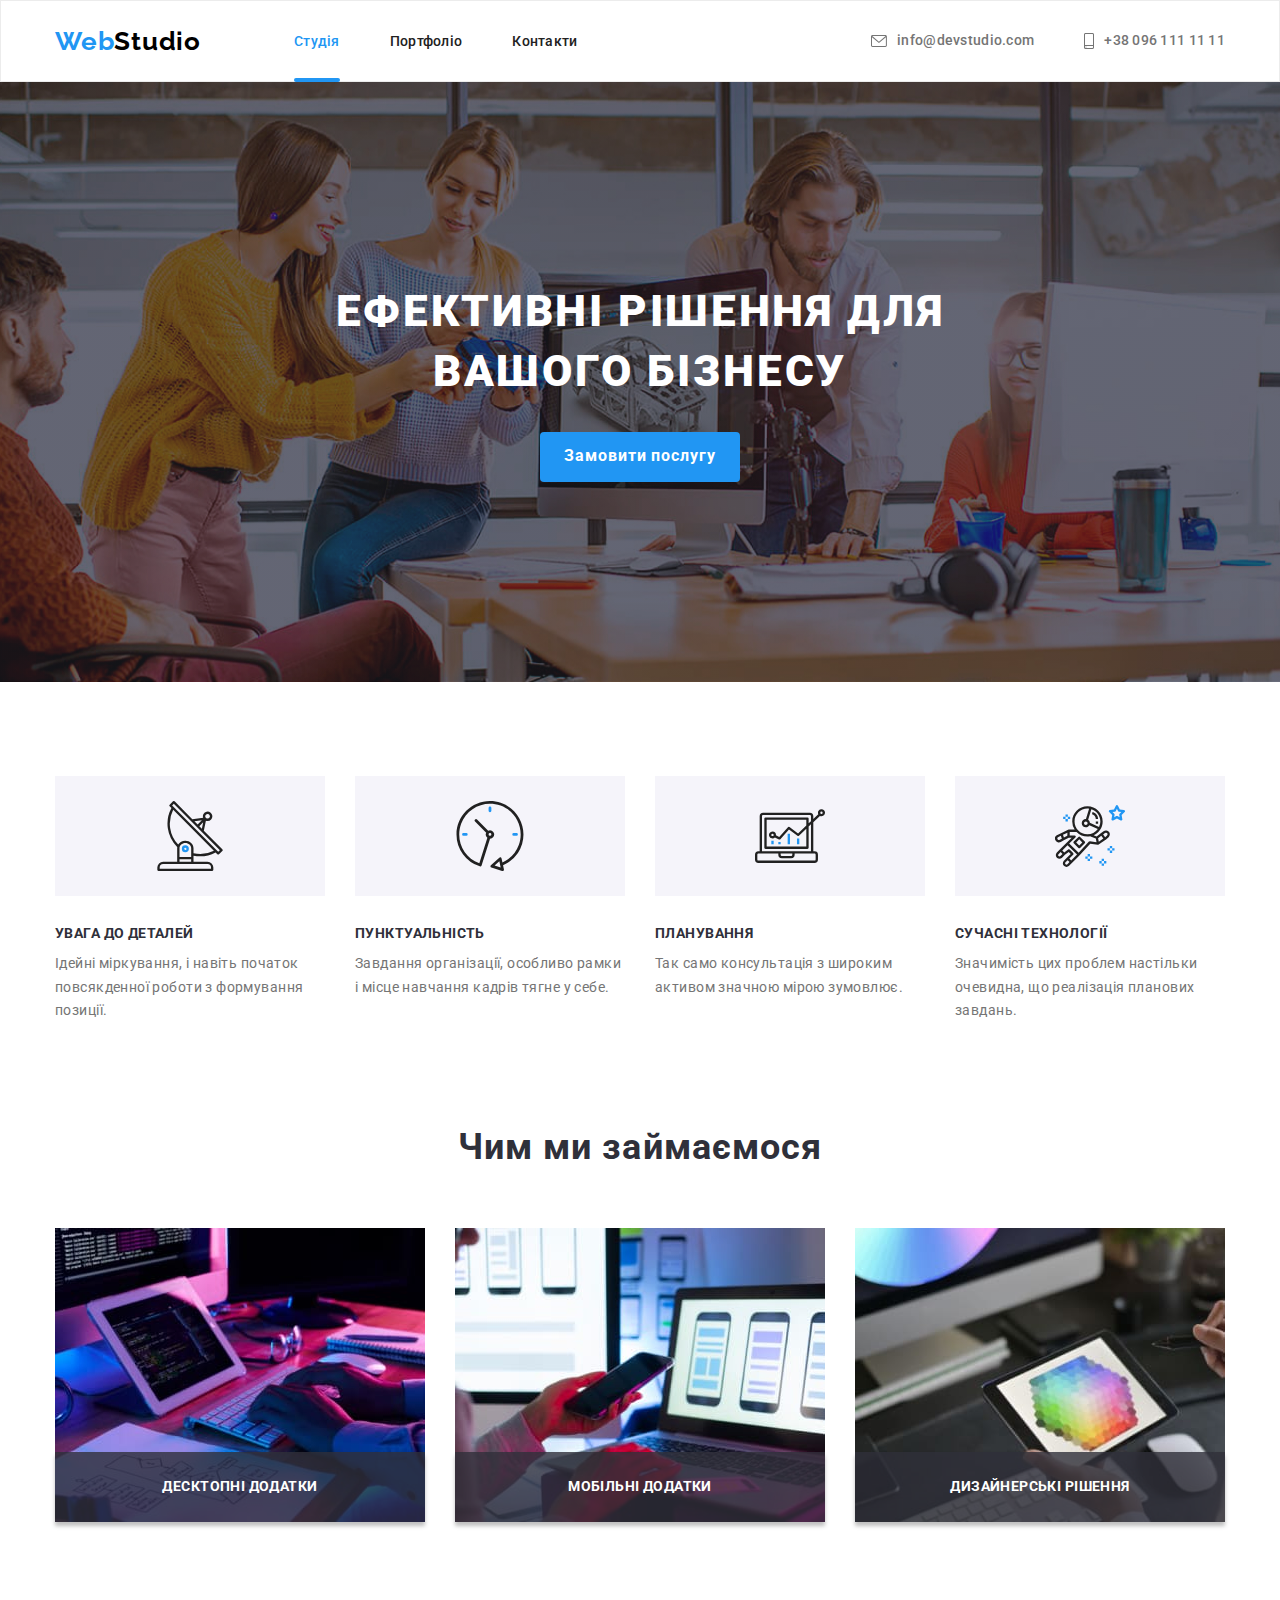
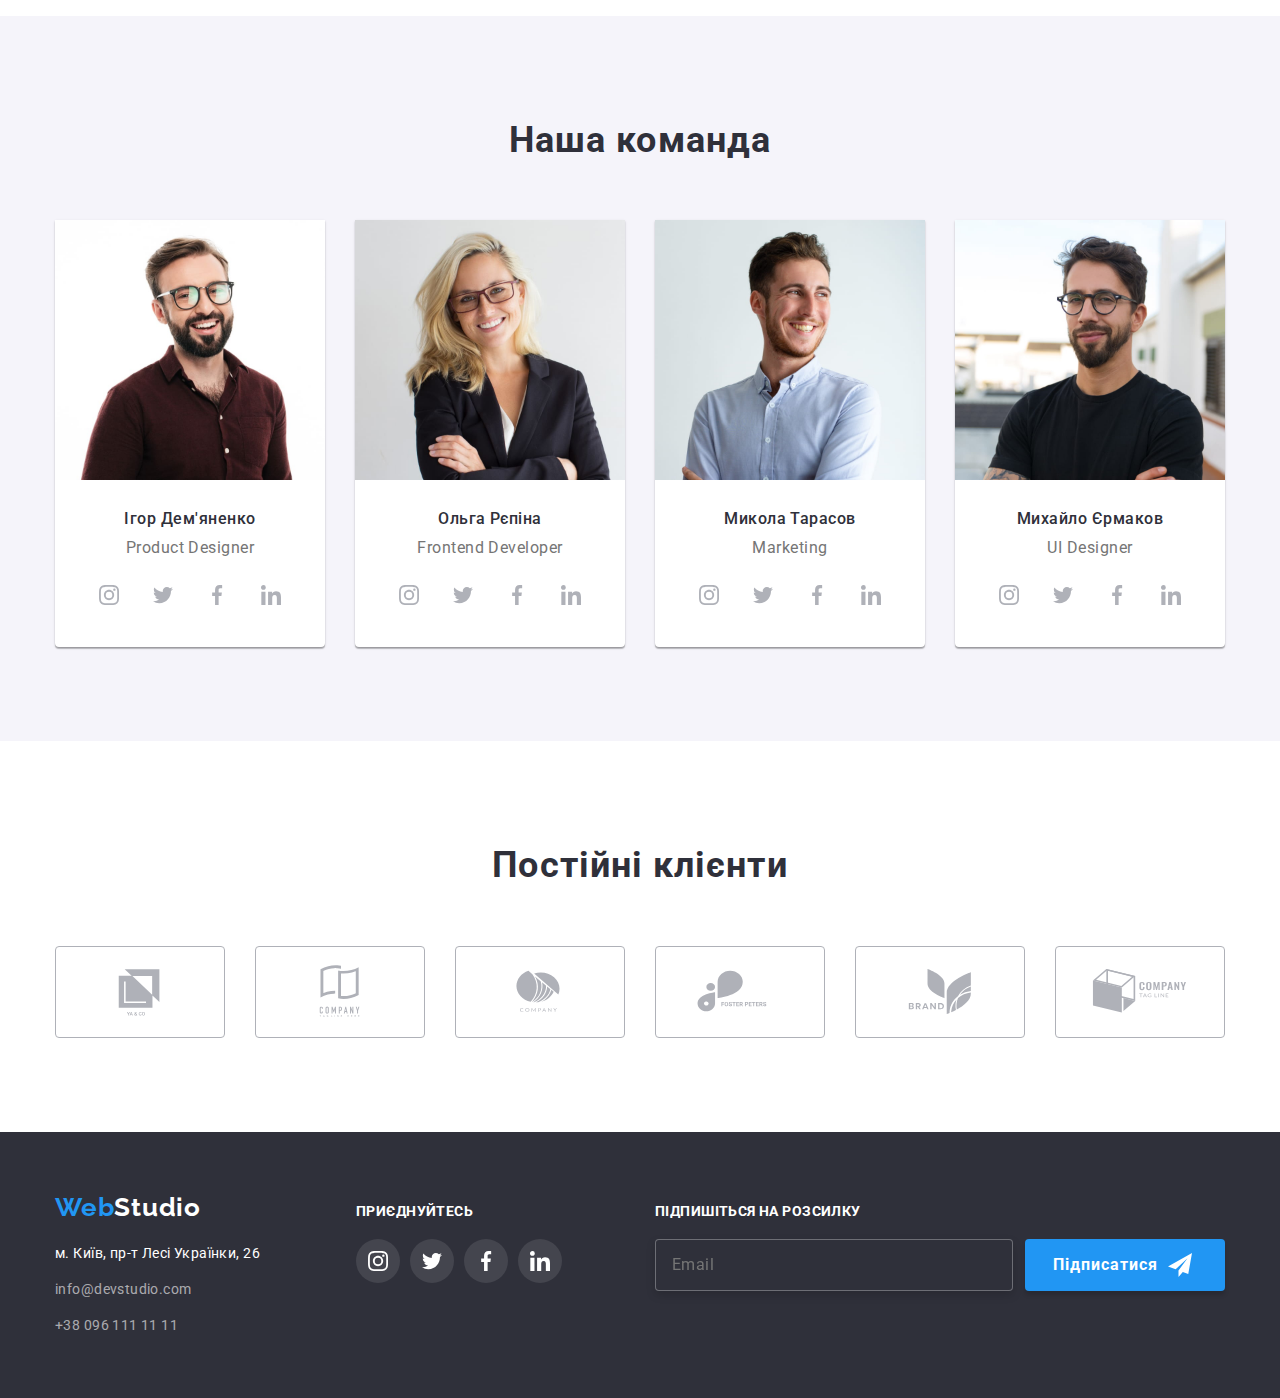
<file: index.html>
<!DOCTYPE html>
<html lang="uk">
  <head>
    <meta charset="UTF-8" />
    <meta http-equiv="X-UA-Compatible" content="IE=edge" />
    <meta name="viewport" content="width=device-width, initial-scale=1.0" />
    <title>Document</title>
    <!-- Шріфти -->

    <link
      href="https://fonts.googleapis.com/css2?family=Oleo+Script&family=Raleway:wght@700&family=Roboto:wght@400;500;700;900&display=swap"
      rel="stylesheet" />
    <link rel="preconnect" href="https://fonts.googleapis.com" />
    <link rel="preconnect" href="https://fonts.gstatic.com" crossorigin />

    <!-- Нормалізатор -->
    <link
      rel="stylesheet"
      href="https://cdnjs.cloudflare.com/ajax/libs/modern-normalize/1.1.0/modern-normalize.css" />
    <!-- Стилі CSS -->

    <link rel="stylesheet" href="./css/styles.css" />
  </head>
  <body>
    <!-- Шапка -->

    <header class="page-header">
      <!-- Навигація -->

      <div class="container">
        <div class="nav-contact">
          <nav class="site-nav">
            <a href="./index.html" class="logo">
              <span class="logo-accent">Web</span>Studio
            </a>
            <ul class="nav-links list">
              <li class="navi-links">
                <a href="./index.html" class="links current">Студія</a>
              </li>
              <li class="navi-links">
                <a href="portfolio.html" class="links">Портфоліо</a>
              </li>
              <li class="navi-links">
                <a href="./index.html" class="links">Контакти</a>
              </li>
            </ul>
          </nav>

          <!-- Контакти -->
          <ul class="contacts list">
            <li class="contacts-items">
              <a href="mailto:info@devstudio.com" class="contact-links list">
                <svg class="icon-contact" width="16" height="12">
                  <use href="./images/icons.svg#icon-envelope"></use>
                </svg>
                info@devstudio.com
              </a>
            </li>
            <li class="contacts-items">
              <a href="tel:+380961111111" class="contact-links list">
                <svg class="icon-contact" width="10" height="16">
                  <use href="./images/icons.svg#icon-smartphone"></use>
                </svg>
                +38 096 111 11 11
              </a>
            </li>
          </ul>
        </div>
      </div>
    </header>
    <main>
      <!-- Герой -->
      <section class="hero section">
        <div class="bg-image">
          <div class="container">
            <h1 class="hero-title">ЕФЕКТИВНІ РІШЕННЯ ДЛЯ ВАШОГО БІЗНЕСУ</h1>
            <button data-modal-open type="button" class="hero-btn">
              Замовити послугу
            </button>
          </div>
        </div>
      </section>
      <!-- Особливості -->
      <section class="section">
        <div class="container">
          <h2 class="visually-hidden">Особливості</h2>
          <ul class="feature list">
            <li class="features-items">
              <div class="features-container">
                <div class="icon">
                  <svg width="70" height="70" class="feature-icons">
                    <use href="./images/icons.svg#icon-antenna"></use>
                  </svg>
                </div>
                <h3 class="features-titles">УВАГА ДО ДЕТАЛЕЙ</h3>
                <p class="features-text">
                  Ідейні міркування, і навіть початок повсякденної роботи з
                  формування позиції.
                </p>
              </div>
            </li>
            <li class="features-items">
              <div class="features-container">
                <div class="icon">
                  <svg width="70" height="70" class="feature-icons">
                    <use href="./images/icons.svg#icon-clock"></use>
                  </svg>
                </div>
                <h3 class="features-titles">ПУНКТУАЛЬНІСТЬ</h3>
                <p class="features-text">
                  Завдання організації, особливо рамки і місце навчання кадрів
                  тягне у себе.
                </p>
              </div>
            </li>
            <li class="features-items">
              <div class="features-container">
                <div class="icon">
                  <svg width="70" height="70" class="feature-icons">
                    <use href="./images/icons.svg#icon-diagram"></use>
                  </svg>
                </div>
                <h3 class="features-titles">ПЛАНУВАННЯ</h3>
                <p class="features-text">
                  Так само консультація з широким активом значною мірою
                  зумовлює.
                </p>
              </div>
            </li>
            <li class="features-items">
              <div class="features-container">
                <div class="icon">
                  <svg width="70" height="70" class="feature-icons">
                    <use href="./images/icons.svg#icon-astronaut"></use>
                  </svg>
                </div>
                <h3 class="features-titles">СУЧАСНІ ТЕХНОЛОГІЇ</h3>
                <p class="features-text">
                  Значимість цих проблем настільки очевидна, що реалізація
                  планових завдань.
                </p>
              </div>
            </li>
          </ul>
        </div>
      </section>
      <!-- Чим займоемось -->
      <section class="about-us section">
        <div class="container">
          <h2 class="section-title">Чим ми займаємося</h2>
          <ul class="about-list list">
            <li>
              <div class="about-img">
                <img
                  src="./images/box1.jpg"
                  alt="Зображення процесу програмування"
                  width="370" />
                <p class="overlay-text">Десктопні додатки</p>
              </div>
            </li>
            <li>
              <div class="about-img">
                <img
                  src="./images/box2.jpg"
                  alt="Зображення процесу дизайну блоків"
                  width="370" />
                <p class="overlay-text">Мобільні додатки</p>
              </div>
            </li>
            <li>
              <div class="about-img">
                <img
                  src="./images/box3.jpg"
                  alt="Зображення процесу вибору кольору"
                  width="370" />
                <div class="overlay-text">
                  <p>Дизайнерські рішення</p>
                </div>
              </div>
            </li>
          </ul>
        </div>
      </section>
      <!-- Наша команда -->
      <section class="team section">
        <div class="container">
          <h2 class="section-title">Наша команда</h2>
          <ul class="team-list list">
            <li class="team-member">
              <img
                src="./images/img1.jpg"
                alt="Дизайнер продукта"
                width="270" />
              <div class="text">
                <h3 class="team-name">Ігор Дем'яненко</h3>
                <p lang="en" class="team-position">Product Designer</p>
                <!-- СОЦІАЛЬНІ МЕРЕЖІ  -->
                <ul class="team-social-list list">
                  <li class="team-social-item">
                    <a href="#" class="team-social-link link">
                      <svg width="20" height="20" class="team-social-icons">
                        <use href="./images/icons.svg#icon-instagram"></use>
                      </svg>
                    </a>
                  </li>
                  <li class="team-social-item">
                    <a href="#" class="team-social-link link">
                      <svg width="20" height="20" class="team-social-icons">
                        <use href="./images/icons.svg#icon-twitter"></use>
                      </svg>
                    </a>
                  </li>
                  <li class="team-social-item">
                    <a href="#" class="team-social-link link">
                      <svg width="20" height="20" class="team-social-icons">
                        <use href="./images/icons.svg#icon-facebook"></use>
                      </svg>
                    </a>
                  </li>
                  <li class="team-social-item">
                    <a href="#" class="team-social-link link">
                      <svg width="20" height="20" class="team-social-icons">
                        <use href="./images/icons.svg#icon-linkedin"></use>
                      </svg>
                    </a>
                  </li>
                </ul>
              </div>
            </li>
            <li class="team-member">
              <img
                src="./images/img2.jpg"
                alt="Фронтенд розробник"
                width="270" />
              <div class="text">
                <h3 class="team-name">Ольга Рєпіна</h3>
                <p lang="en" class="team-position">Frontend Developer</p>
                <ul class="team-social-list list">
                  <li class="team-social-item">
                    <a href="#" class="team-social-link link">
                      <svg width="20" height="20" class="team-social-icons">
                        <use href="./images/icons.svg#icon-instagram"></use>
                      </svg>
                    </a>
                  </li>
                  <li class="team-social-item">
                    <a href="#" class="team-social-link link">
                      <svg width="20" height="20" class="team-social-icons">
                        <use href="./images/icons.svg#icon-twitter"></use>
                      </svg>
                    </a>
                  </li>
                  <li class="team-social-item">
                    <a href="#" class="team-social-link link">
                      <svg width="20" height="20" class="team-social-icons">
                        <use href="./images/icons.svg#icon-facebook"></use>
                      </svg>
                    </a>
                  </li>
                  <li class="team-social-item">
                    <a href="#" class="team-social-link link">
                      <svg width="20" height="20" class="team-social-icons">
                        <use href="./images/icons.svg#icon-linkedin"></use>
                      </svg>
                    </a>
                  </li>
                </ul>
              </div>
            </li>
            <li class="team-member">
              <img src="./images/img3.jpg" alt="Маркетолог" width="270" />
              <div class="text">
                <h3 class="team-name">Микола Тарасов</h3>
                <p lang="en" class="team-position">Marketing</p>
                <ul class="team-social-list list">
                  <li class="team-social-item">
                    <a href="#" class="team-social-link link">
                      <svg width="20" height="20" class="team-social-icons">
                        <use href="./images/icons.svg#icon-instagram"></use>
                      </svg>
                    </a>
                  </li>
                  <li class="team-social-item">
                    <a href="#" class="team-social-link link">
                      <svg width="20" height="20" class="team-social-icons">
                        <use href="./images/icons.svg#icon-twitter"></use>
                      </svg>
                    </a>
                  </li>
                  <li class="team-social-item">
                    <a href="#" class="team-social-link link">
                      <svg width="20" height="20" class="team-social-icons">
                        <use href="./images/icons.svg#icon-facebook"></use>
                      </svg>
                    </a>
                  </li>
                  <li class="team-social-item">
                    <a href="#" class="team-social-link link">
                      <svg width="20" height="20" class="team-social-icons">
                        <use href="./images/icons.svg#icon-linkedin"></use>
                      </svg>
                    </a>
                  </li>
                </ul>
              </div>
            </li>
            <li class="team-member">
              <img
                src="./images/img4.jpg"
                alt="Дизайнер інтерфейсу користувача"
                width="270" />
              <div class="text">
                <h3 class="team-name">Михайло Єрмаков</h3>
                <p lang="en" class="team-position">UI Designer</p>
                <ul class="team-social-list list">
                  <li class="team-social-item">
                    <a href="#" class="team-social-link link">
                      <svg width="20" height="20" class="team-social-icons">
                        <use href="./images/icons.svg#icon-instagram"></use>
                      </svg>
                    </a>
                  </li>
                  <li class="team-social-item">
                    <a href="#" class="team-social-link link">
                      <svg width="20" height="20" class="team-social-icons">
                        <use href="./images/icons.svg#icon-twitter"></use>
                      </svg>
                    </a>
                  </li>
                  <li class="team-social-item">
                    <a href="#" class="team-social-link link">
                      <svg width="20" height="20" class="team-social-icons">
                        <use href="./images/icons.svg#icon-facebook"></use>
                      </svg>
                    </a>
                  </li>
                  <li class="team-social-item">
                    <a href="#" class="team-social-link link">
                      <svg width="20" height="20" class="team-social-icons">
                        <use href="./images/icons.svg#icon-linkedin"></use>
                      </svg>
                    </a>
                  </li>
                </ul>
              </div>
            </li>
          </ul>
        </div>
      </section>
      <section class="customers section">
        <div class="container">
          <h2 class="section-title">Постійні клієнти</h2>
          <ul class="customer-list list">
            <li class="customer-item">
              <a href="#" class="customer-link link">
                <svg width="106" height="60" class="customer-icons">
                  <use href="./images/icons.svg#icon-logo"></use>
                </svg>
              </a>
            </li>
            <li class="customer-item">
              <a href="#" class="customer-link link">
                <svg width="106" height="60" class="customer-icons">
                  <use href="./images/icons.svg#icon-logo-1"></use>
                </svg>
              </a>
            </li>
            <li class="customer-item">
              <a href="#" class="customer-link link">
                <svg width="106" height="60" class="customer-icons">
                  <use href="./images/icons.svg#icon-logo-2"></use>
                </svg>
              </a>
            </li>
            <li class="customer-item">
              <a href="#" class="customer-link link">
                <svg width="170" height="60" class="customer-icons">
                  <use href="./images/icons.svg#icon-logo-3"></use>
                </svg>
              </a>
            </li>
            <li class="customer-item">
              <a href="#" class="customer-link link">
                <svg width="106" height="60" class="customer-icons">
                  <use href="./images/icons.svg#icon-logo-4"></use>
                </svg>
              </a>
            </li>
            <li class="customer-item">
              <a href="#" class="customer-link link">
                <svg width="106" height="60" class="customer-icons">
                  <use href="./images/icons.svg#icon-logo-5"></use>
                </svg>
              </a>
            </li>
          </ul>
        </div>
      </section>
    </main>
    <!-- Адреса -->
    <footer class="footer">
      <div class="container footer-all">
        <div class="footer-logo-address">
          <a href="./index.html" class="footer-logo"
            ><span class="footer-logo-accent">Web</span>Studio</a
          >
          <address class="footer-adr">
            <ul class="footer-contacts list">
              <li class="contact">
                <a href="https://goo.gl/maps/tn2TmSSjCfkxeCu89" class="address"
                  >м. Київ, пр-т Лесі Українки, 26</a
                >
              </li>
              <li class="contact">
                <a href="mailto:info@devstudio.com" class="contact-links"
                  >info@devstudio.com</a
                >
              </li>
              <li class="contact">
                <a href="tel:+380961111111" class="contact-links"
                  >+38 096 111 11 11</a
                >
              </li>
            </ul>
          </address>
        </div>
        <div class="social-links">
          <h2 class="social-title">ПРИЄДНУЙТЕСЬ</h2>
          <ul class="footer-social-list list">
            <li class="footer-social-item">
              <a href="#" class="footer-social-link link">
                <svg width="20" height="20" class="footer-social-icons">
                  <use href="./images/icons.svg#icon-instagram"></use>
                </svg>
              </a>
            </li>
            <li class="footer-social-item">
              <a href="#" class="footer-social-link link">
                <svg width="20" height="20" class="footer-social-icons">
                  <use href="./images/icons.svg#icon-twitter"></use>
                </svg>
              </a>
            </li>
            <li class="footer-social-item">
              <a href="#" class="footer-social-link link">
                <svg width="20" height="20" class="footer-social-icons">
                  <use href="./images/icons.svg#icon-facebook"></use>
                </svg>
              </a>
            </li>
            <li class="footer-social-item">
              <a href="#" class="footer-social-link link">
                <svg width="20" height="20" class="footer-social-icons">
                  <use href="./images/icons.svg#icon-linkedin"></use>
                </svg>
              </a>
            </li>
          </ul>
        </div>
        <!-- FOOTER-FORM -->
        <div class="footer-form">
          <form class="form-field" name="subscription-form">
            <div class="form">
              <label for="email" class="label">Підпишіться на розсилку</label>
              <div class="input-and-btn">
                <input
                  class="form-input"
                  type="email"
                  id="email"
                  placeholder="Email" />
                <button type="submit" class="subscribe-btn">
                  Підписатися
                  <svg width="24" height="24" class="icon-send">
                    <use href="./images/icons.svg#icon-send"></use>
                  </svg>
                </button>
              </div>
            </div>
          </form>
        </div>
      </div>
    </footer>
    <div class="backdrop is-hidden" data-modal>
      <div class="modal">
        <button data-modal-close type="button" class="modal-close">
          <svg width="18" height="18" class="svg-close">
            <use href="./images/icons.svg#icon-close-black-18dp"></use>
          </svg>
        </button>
        <h1 class="modal-title">Залиште свої дані, ми вам передзвонимо</h1>
        <form class="modal-form">
          <div class="modal-items">
            <label class="form-label"
              >Ім'я
              <div class="modal-icon">
                <input class="modal-form-input" type="name" name="name" />
                <svg width="18" height="18" class="svg-form">
                  <use href="./images/icons.svg#icon-person-black"></use>
                </svg>
              </div>
            </label>
          </div>
          <div class="modal-items">
            <label class="form-label"
              >Телефон
              <div class="modal-icon">
                <input class="modal-form-input" type="tel" name="tel" />
                <svg width="18" height="18" class="svg-form">
                  <use href="./images/icons.svg#icon-phone-black"></use>
                </svg>
              </div>
            </label>
          </div>
          <div class="modal-items">
            <label class="form-label"
              >Пошта
              <div class="modal-icon">
                <input class="modal-form-input" type="email" name="email" />
                <svg width="18" height="18" class="svg-form">
                  <use href="./images/icons.svg#icon-email-black"></use>
                </svg>
              </div>
            </label>
          </div>
          <div class="modal-feedback">
            <label for="comment" class="form-label">Коментар</label>
            <textarea
              name="comment"
              id="comment"
              placeholder="Введіть текст"></textarea>
          </div>
          <div class="policy">
            <input
              class="policy-checkbox visually-hidden"
              type="checkbox"
              name="policy"
              value="policy"
              id="policy" />
            <label class="policy-label" for="policy">
              Погоджуюся з розсилкою та приймаю
              <a class="policy-link" href="#">Умови договору</a></label
            >
          </div>
          <button class="modal-send-btn" type="submit">Відправити</button>
        </form>
      </div>
    </div>
    <script src="./js/modal.js"></script>
  </body>
</html>
</file>
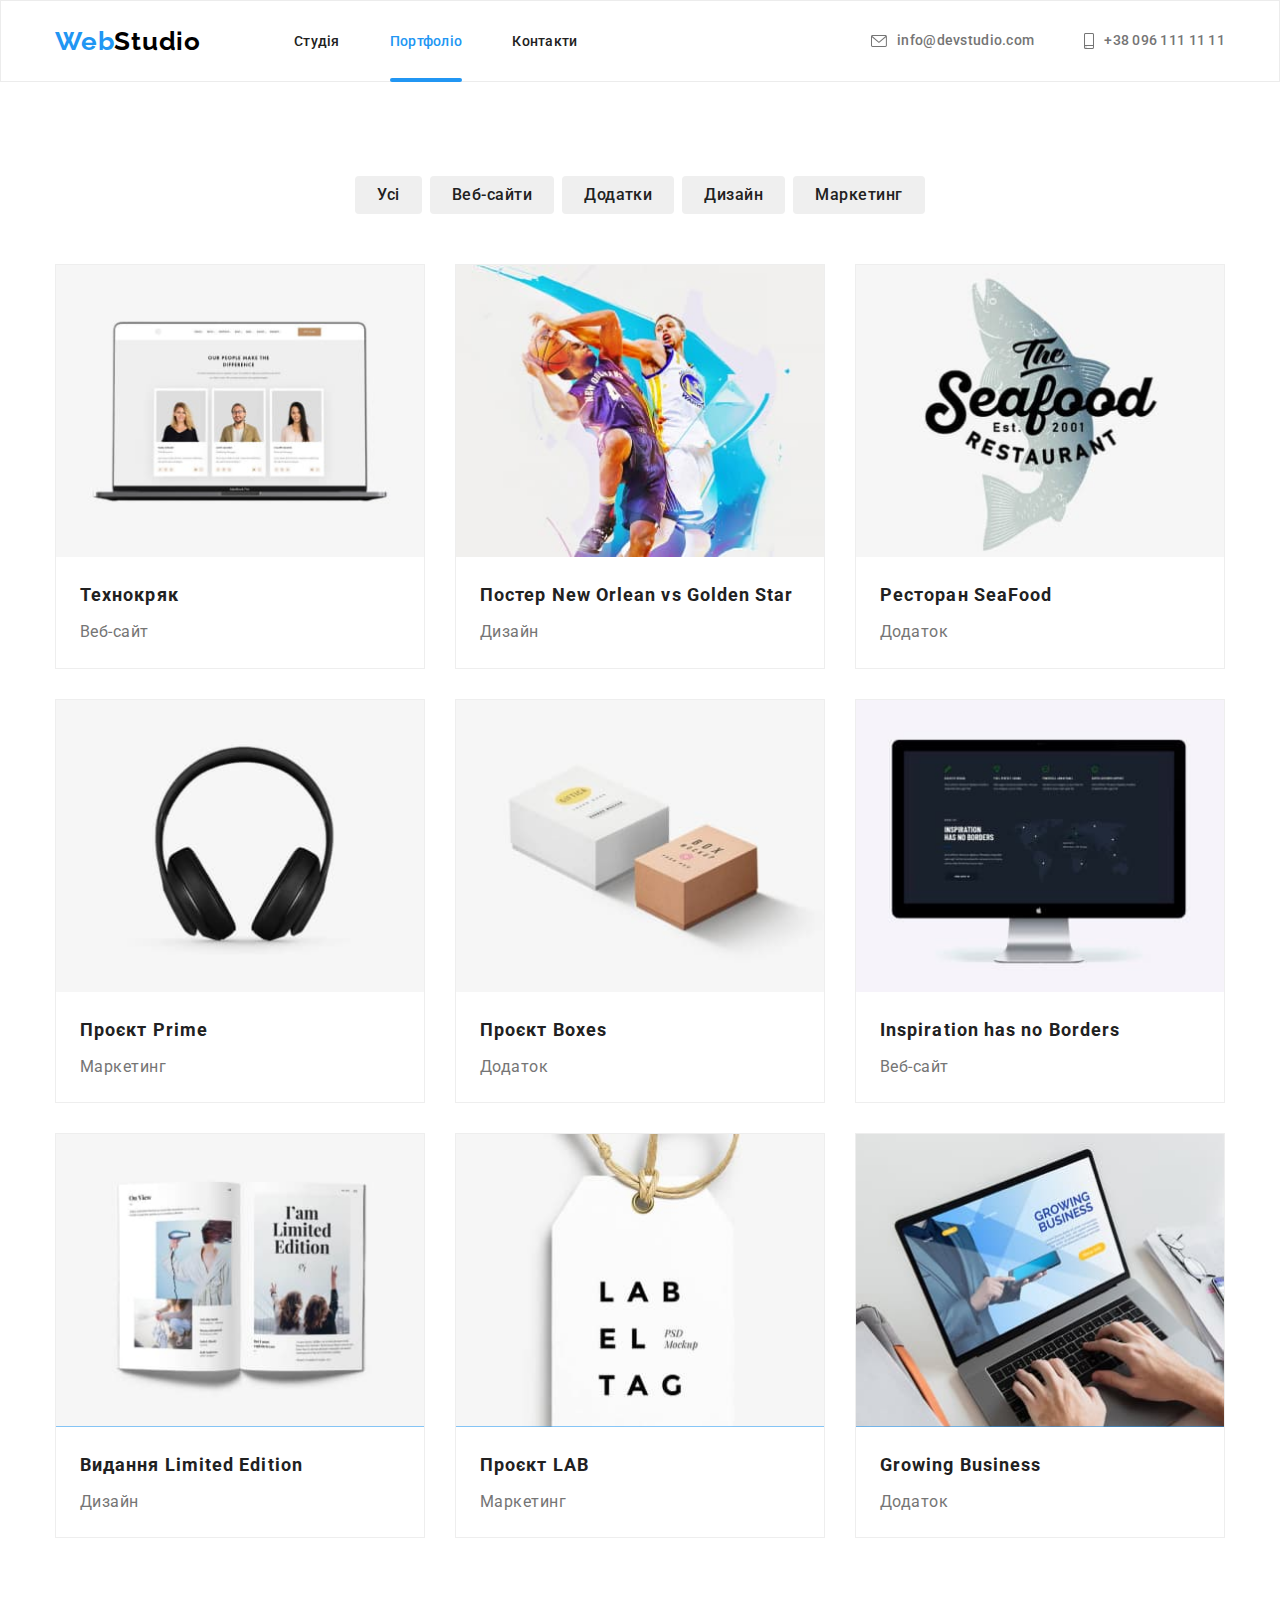
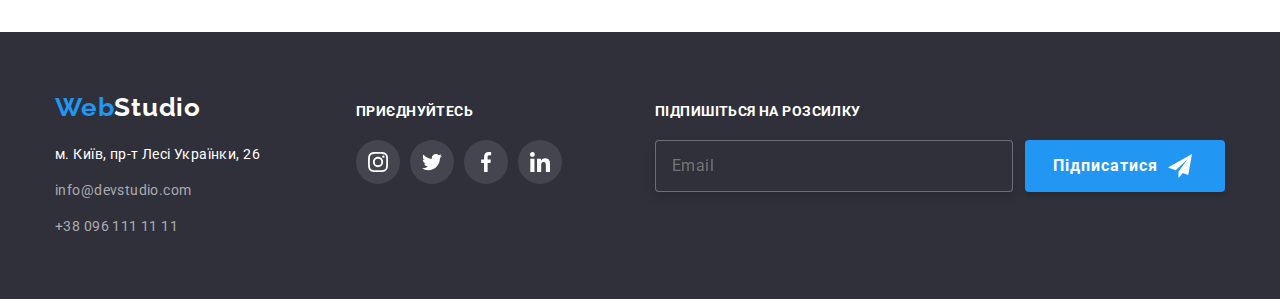
<file: portfolio.html>
<!DOCTYPE html>
<html lang="uk">
  <head>
    <meta charset="UTF-8" />
    <meta http-equiv="X-UA-Compatible" content="IE=edge" />
    <meta name="viewport" content="width=device-width, initial-scale=1.0" />
    <title>Document</title>
    <!-- Шріфти -->

    <link
      href="https://fonts.googleapis.com/css2?family=Oleo+Script&family=Raleway:wght@700&family=Roboto:wght@400;500;700;900&display=swap"
      rel="stylesheet"
    />
    <link rel="preconnect" href="https://fonts.googleapis.com" />
    <link rel="preconnect" href="https://fonts.gstatic.com" crossorigin />

    <!-- Нормалізатор -->
    <link
      rel="stylesheet"
      href="https://cdnjs.cloudflare.com/ajax/libs/modern-normalize/1.1.0/modern-normalize.css"
    />
    <!-- Стилі CSS -->

    <link rel="stylesheet" href="./css/styles.css" />
    <!-- <link rel="stylesheet" href="./sass/main.css" /> -->
  </head>
  <body>
    <!-- Шапка -->

    <header class="page-header">
      <!-- Навигація -->

      <div class="container">
        <div class="nav-contact">
          <nav class="site-nav">
            <a href="./index.html" class="logo">
              <span class="logo-accent">Web</span>Studio
            </a>
            <ul class="nav-links list">
              <li class="navi-links">
                <a href="./index.html" class="links">Студія</a>
              </li>
              <li class="navi-links">
                <a href="portfolio.html" class="links current">Портфоліо</a>
              </li>
              <li class="navi-links">
                <a href="./index.html" class="links">Контакти</a>
              </li>
            </ul>
          </nav>

          <!-- Контакти -->

          <!-- Контакти -->
          <ul class="contacts list">
            <li class="contacts-items">
              <a href="mailto:info@devstudio.com" class="contact-links list">
                <svg width="16" height="12" class="icon-contact">
                  <use href="./images/icons.svg#icon-envelope"></use>
                </svg>
                info@devstudio.com
              </a>
            </li>
            <li class="contacts-items">
              <a href="tel:+380961111111" class="contact-links list">
                <svg width="10" height="15.99" class="icon-contact">
                  <use href="./images/icons.svg#icon-smartphone"></use>
                </svg>
                +38 096 111 11 11
              </a>
            </li>
          </ul>
        </div>
      </div>
    </header>
    <main>
      <section class="portfolio section">
        <div class="container">
          <h1 class="visually-hidden">Список</h1>
          <!-- Фільтр  -->
          <ul class="filtr list">
            <li><button type="button" class="filtr-btn">Усі</button></li>
            <li><button type="button" class="filtr-btn">Веб-сайти</button></li>
            <li><button type="button" class="filtr-btn">Додатки</button></li>
            <li><button type="button" class="filtr-btn">Дизайн</button></li>
            <li><button type="button" class="filtr-btn">Маркетинг</button></li>
          </ul>

          <!-- СПИСОК САЙТІВ ФІЛЬТР -->

          <ul class="list-items list">
            <li class="website-item">
              <a href="./images/img11.jpg" class="link link-hover">
                <div class="overlay-filtr">
                  <img
                    src="./images/img11.jpg"
                    alt="Компьютер с світлою темою екрану"
                    width="370"
                  />
                  <p class="overlay-filtr-text">
                    Ресурс пропонує комплексні пропозиції з різним рівнем
                    функціоналу та сервісів. Все це дозволить відвідувачу
                    отримати вичерпні відомості про компанію чи приватну особу.
                  </p>
                </div>
                <div class="website-text">
                  <h2 class="project-title">Технокряк</h2>
                  <p class="project-text">Веб-сайт</p>
                </div>
              </a>
            </li>
            <li class="website-item">
              <a href="./images/img22.jpg" class="link link-hover">
                <div class="overlay-filtr">
                  <img src="./images/img22.jpg" alt="Баскетбол" width="370" />
                  <p class="overlay-filtr-text">
                    Ресурс пропонує комплексні пропозиції з різним рівнем
                    функціоналу та сервісів. Все це дозволить відвідувачу
                    отримати вичерпні відомості про компанію чи приватну особу.
                  </p>
                </div>
                <div class="website-text">
                  <h2 class="project-title">
                    Постер <span lang="en">New Orlean vs Golden Star</span>
                  </h2>
                  <p class="project-text">Дизайн</p>
                </div>
              </a>
            </li>
            <li class="website-item">
              <a href="./images/img33.jpg" class="link link-hover">
                <div class="overlay-filtr">
                  <img src="./images/img33.jpg" alt="Ресторан" width="370" />
                  <p class="overlay-filtr-text">
                    Ресурс пропонує комплексні пропозиції з різним рівнем
                    функціоналу та сервісів. Все це дозволить відвідувачу
                    отримати вичерпні відомості про компанію чи приватну особу.
                  </p>
                </div>
                <div class="website-text">
                  <h2 class="project-title">
                    Ресторан<span lang="en"> SeaFood</span>
                  </h2>
                  <p class="project-text">Додаток</p>
                </div>
              </a>
            </li>
            <li class="website-item">
              <a href="./images/img44.jpg" class="link link-hover">
                <div class="overlay-filtr">
                  <img src="./images/img44.jpg" alt="Навушники" width="370" />
                  <p class="overlay-filtr-text">
                    Ресурс пропонує комплексні пропозиції з різним рівнем
                    функціоналу та сервісів. Все це дозволить відвідувачу
                    отримати вичерпні відомості про компанію чи приватну особу.
                  </p>
                </div>
                <div class="website-text">
                  <h2 class="project-title">
                    Проєкт<span lang="en"> Prime</span>
                  </h2>
                  <p class="project-text">Маркетинг</p>
                </div>
              </a>
            </li>
            <li class="website-item">
              <a href="./images/img55.jpg" class="link link-hover">
                <div class="overlay-filtr">
                  <img src="./images/img55.jpg" alt="Коробочки" width="370" />
                  <p class="overlay-filtr-text">
                    Ресурс пропонує комплексні пропозиції з різним рівнем
                    функціоналу та сервісів. Все це дозволить відвідувачу
                    отримати вичерпні відомості про компанію чи приватну особу.
                  </p>
                </div>
                <div class="website-text">
                  <h2 class="project-title">
                    Проєкт<span lang="en"> Boxes</span>
                  </h2>
                  <p class="project-text">Додаток</p>
                </div>
              </a>
            </li>
            <li class="website-item">
              <a href="./images/img66.jpg" class="link link-hover">
                <div class="overlay-filtr">
                  <img
                    src="./images/img66.jpg"
                    alt="Компьютер з темною темою на
            екрані"
                    width="370"
                  />
                  <p class="overlay-filtr-text">
                    Ресурс пропонує комплексні пропозиції з різним рівнем
                    функціоналу та сервісів. Все це дозволить відвідувачу
                    отримати вичерпні відомості про компанію чи приватну особу.
                  </p>
                </div>
                <div class="website-text">
                  <h2 class="project-title">Inspiration has no Borders</h2>
                  <p class="project-text">Веб-сайт</p>
                </div>
              </a>
            </li>
            <li class="website-item">
              <a href="./images/img77.jpg" class="link link-hover">
                <div class="overlay-filtr">
                  <img src="./images/img77.jpg" alt="Книга" width="370" />
                  <p class="overlay-filtr-text">
                    Ресурс пропонує комплексні пропозиції з різним рівнем
                    функціоналу та сервісів. Все це дозволить відвідувачу
                    отримати вичерпні відомості про компанію чи приватну особу.
                  </p>
                </div>
                <div class="website-text">
                  <h2 class="project-title">Видання Limited Edition</h2>
                  <p class="project-text">Дизайн</p>
                </div>
              </a>
            </li>
            <li class="website-item">
              <a href="./images/img88.jpg" class="link link-hover">
                <div class="overlay-filtr">
                  <img src="./images/img88.jpg" alt="Етикетка" width="370" />
                  <p class="overlay-filtr-text">
                    Ресурс пропонує комплексні пропозиції з різним рівнем
                    функціоналу та сервісів. Все це дозволить відвідувачу
                    отримати вичерпні відомості про компанію чи приватну особу.
                  </p>
                </div>
                <div class="website-text">
                  <h2 class="project-title">Проєкт LAB</h2>
                  <p class="project-text">Маркетинг</p>
                </div>
              </a>
            </li>
            <li class="website-item">
              <a href="./images/img99.jpg" class="link link-hover">
                <div class="overlay-filtr">
                  <img
                    src="./images/img99.jpg"
                    alt="Комптюетр с голубою темою на екрані"
                    width="370"
                  />
                  <p class="overlay-filtr-text">
                    Ресурс пропонує комплексні пропозиції з різним рівнем
                    функціоналу та сервісів. Все це дозволить відвідувачу
                    отримати вичерпні відомості про компанію чи приватну особу.
                  </p>
                </div>
                <div class="website-text">
                  <h2 class="project-title">Growing Business</h2>
                  <p class="project-text">Додаток</p>
                </div>
              </a>
            </li>
          </ul>
        </div>
      </section>
    </main>
    <!-- Адреса -->
    <!-- Адреса -->
    <footer class="footer">
      <div class="container footer-all">
        <div class="footer-logo-address">
          <a href="./index.html" class="footer-logo"
            ><span class="footer-logo-accent">Web</span>Studio</a
          >
          <address class="footer-adr">
            <ul class="footer-contacts list">
              <li class="contact">
                <a href="https://goo.gl/maps/tn2TmSSjCfkxeCu89" class="address"
                  >м. Київ, пр-т Лесі Українки, 26</a
                >
              </li>
              <li class="contact">
                <a href="mailto:info@devstudio.com" class="contact-links"
                  >info@devstudio.com</a
                >
              </li>
              <li class="contact">
                <a href="tel:+380961111111" class="contact-links"
                  >+38 096 111 11 11</a
                >
              </li>
            </ul>
          </address>
        </div>
        <div class="social-links">
          <div class="social">
            <h2 class="social-title">ПРИЄДНУЙТЕСЬ</h2>
            <ul class="footer-social-list list">
              <li class="footer-social-item">
                <a href="#" class="footer-social-link link">
                  <svg width="20" height="20" class="footer-social-icons">
                    <use href="./images/icons.svg#icon-instagram"></use>
                  </svg>
                </a>
              </li>
              <li class="footer-social-item">
                <a href="#" class="footer-social-link link">
                  <svg width="20" height="20" class="footer-social-icons">
                    <use href="./images/icons.svg#icon-twitter"></use>
                  </svg>
                </a>
              </li>
              <li class="footer-social-item">
                <a href="#" class="footer-social-link link">
                  <svg width="20" height="20" class="footer-social-icons">
                    <use href="./images/icons.svg#icon-facebook"></use>
                  </svg>
                </a>
              </li>
              <li class="footer-social-item">
                <a href="#" class="footer-social-link link">
                  <svg width="20" height="20" class="footer-social-icons">
                    <use href="./images/icons.svg#icon-linkedin"></use>
                  </svg>
                </a>
              </li>
            </ul>
          </div>
        </div>
        <!-- FOOTER-FORM -->
        <div class="footer-form">
          <form class="form-field" name="subscription-form">
            <div class="form">
              <label for="email" class="label">Підпишіться на розсилку</label>
              <div class="input-and-btn">
                <input
                  class="form-input"
                  type="email"
                  id="email"
                  placeholder="Email"
                />
                <button type="submit" class="subscribe-btn">
                  Підписатися
                  <svg width="24" height="24" class="icon-send">
                    <use href="./images/icons.svg#icon-send"></use>
                  </svg>
                </button>
              </div>
            </div>
          </form>
        </div>
      </div>
    </footer>
  </body>
</html>
</file>
<file: css/styles.css>
/*________TEXT COLORES________ */

/* primary-text-color #757575 grey + contacts */
/* secondary-text-color #212121 black */
/* third-text-color #FFFFFF white + adress rgba 0.6*/
/* accent-text-color #2196F3 blue */

/* ________BACKGROUND COLORS________ */
/* primary-bg-color #FFFFFF white */
/* secondary-bg-color #2F303A darck grey*/
/* third-bg-color #F5F4FA ash*/
/* forth-bg-color #f5f5f5 */

/* ________START________ */

:root {
  --logo: #000000;
  --btn-hover: #188ce8;
  --primary-text-color: #757575;
  --secondary-text-color: #212121;
  --third-text-color: #ffffff;
  --accent-text-color: #2196f3;
  --primary-bg-color: #ffffff;
  --secondary-bg-color: #2f303a;
  --third-bg-color: #f5f4fa;
  --forth-bg-color: #f5f5f5;
  --icons: #afb1b8;
  --transition1: color 250ms cubic-bezier(0.4, 0, 0.2, 1);
  --transition2: background-color 250ms cubic-bezier(0.4, 0, 0.2, 1);
}
p,
h1,
h2,
h3,
h4,
h5,
h6 {
  margin: 0px;
}

ul {
  margin: 0px;
  padding-left: 0px;
}

body {
  font-family: "Roboto", sans-serif;
  background-color: var(--primary-bg-color);
  color: var(--secondary-bg-color);
  font-size: 14px;
}

.section {
  padding: 94px 0px;
}
.section:last-child {
  padding: 94px 0px;
}

.container {
  width: 1200px;
  padding: 0 15px;
  margin: 0 auto;
  /* background: teal;
  border: 1px solid red; */
}

/*________UTILITIES CLASSES________ */

.list {
  list-style: none;
  text-decoration: none;
  padding: 0px;
  margin: 0px;
}

img {
  display: block;
  max-width: 100%;
  height: auto;
}

h1,
h2,
h3,
h4,
h5,
h6,
p {
  margin: 0px;
}
ul,
ol {
  padding-left: 0px;
  margin: 0px;
}
/* ________ШАПКА________*/

.page-header {
  border: 1px solid #ececec;
}

.nav-contact {
  display: flex;
}
/*________НАВІГАЦІЯ________*/

.site-nav {
  display: flex;
  align-items: center;
  margin-right: auto;
}

.logo {
  margin-right: 93px;
  text-decoration: none;
  font-family: "Raleway";
  font-weight: 700;
  font-size: 26px;
  line-height: 1.19;
  letter-spacing: 0.03em;
  color: var(--logo);
}
.logo-accent {
  font-family: "Raleway" sans-serif;
  font-weight: 700;
  font-size: 26px;
  line-height: 1.19;
  letter-spacing: 0.03em;
  color: var(--accent-text-color);
}

.nav-links .links {
  text-decoration: none;
  font-weight: 500;
  line-height: 1.14;
  letter-spacing: 0.02em;
  color: var(--secondary-text-color);
  transition-property: color;
  transition-duration: 250ms;
  transition-timing-function: cubic-bezier(0.4, 0, 0.2, 1);
}
.nav-links {
  display: flex;
  align-items: center;
  gap: 50px;
}
.nav-links .links:hover,
.nav-links .links:focus {
  color: var(--accent-text-color);
}

.nav-links:last-child {
  margin-right: auto;
}
.nav-links .current {
  color: var(--accent-text-color);
}
.links {
  display: inline-block;
  position: relative;
  opacity: 1;
}
.links::after {
  content: "";
  position: absolute;

  left: 0px;
  bottom: -33px;
  width: 100%;
  height: 4px;
  border-radius: 2px;
  background-color: var(--accent-text-color);
  opacity: 0;
  transition: opacity 250ms;
}

.links:hover::after,
.links:focus::after {
  content: "";
  position: absolute;

  left: 0px;
  bottom: -33px;
  width: 100%;
  height: 4px;
  border-radius: 2px;
  background-color: var(--accent-text-color);
  opacity: 1;
}

.current::after {
  content: "";
  position: absolute;

  left: 0px;
  bottom: -33px;
  width: 100%;
  height: 4px;
  border-radius: 2px;
  background-color: var(--accent-text-color);
  opacity: 1;
}
/* ________КОНТАКТИ________*/

.contacts .contact-links {
  color: var(--primary-text-color);
  font-weight: 500;
  line-height: 1.14;
  letter-spacing: 0.02em;
}

.contact-links {
  display: flex;
  align-items: center;
  transition-property: color;
  transition-duration: 250ms;
  transition-timing-function: cubic-bezier(0.4, 0, 0.2, 1);
}

.icon-contact {
  margin-right: 10px;
  fill: currentColor;
  transition-property: fill;
  transition-duration: 250ms;
  transition-timing-function: cubic-bezier(0.4, 0, 0.2, 1);
}
.contacts .contact-links:hover {
  color: var(--accent-text-color);
}
.contact-links:hover .icon-contact {
  fill: var(--accent-text-color);
}
.contacts {
  display: flex;
  align-items: center;
}

.contacts-items {
  padding: 32px 0;
  margin-right: 50px;
}

.contacts-items:last-child {
  margin-right: 0px;
}

/* ________ГЕРОЙ________*/

.hero {
  padding-top: 200px;
  padding-bottom: 200px;
  margin: 0 auto;
  text-align: center;
  background-color: var(--secondary-bg-color);
  background-image: linear-gradient(
      rgba(47, 48, 58, 0.4),
      rgba(47, 48, 58, 0.4)
    ),
    url(../images/hero-img.jpg);
  background-repeat: no-repeat;
  background-size: cover;
  background-position: center;
  max-width: 1600px;
}

.hero-title {
  margin-bottom: 30px;
  margin-left: auto;
  margin-right: auto;
  width: 696px;
  white-space: normal;
  font-weight: 900;
  font-size: 44px;
  line-height: 1.36;
  text-align: center;
  letter-spacing: 0.06em;
  text-transform: uppercase;

  color: var(--third-text-color);
}
.hero-btn {
  border-radius: 4px;
  padding: 10px 24px;
  display: inline-block;
  min-width: 200px;
  min-height: 50px;
  text-align: center;

  background-color: var(--accent-text-color);
  color: var(--third-text-color);
  font-family: inherit;
  font-weight: 700;
  font-size: 16px;
  letter-spacing: 0.06em;
  border: none;
  cursor: pointer;

  transition-property: background-color;
  transition-duration: 250ms;
  transition-timing-function: cubic-bezier(0.4, 0, 0.2, 1);
}
.hero-btn:hover,
.hero-btn:focus {
  background-color: var(--btn-hover);
}

/* ________ОСОБЛИВОСТІ________*/

.feature {
  display: flex;
}

.features-items {
  margin-right: 30px;
  width: 270px;
}
.features-items:last-child {
  margin-right: 0px;
}
.features-container {
}
.icon {
  display: flex;
  justify-content: center;
  align-items: center;
  padding: 25px 100px;
  background-color: var(--third-bg-color);
  margin-bottom: 30px;
}
.feature-icons {
}

.features-titles {
  margin-bottom: 10px;
  font-size: 14px;
  line-height: 1.14;
  letter-spacing: 0.03em;
  text-transform: uppercase;
}
.features-text {
  line-height: 1.71;
  letter-spacing: 0.03em;
  color: var(--primary-text-color);
}

/* ________ЧИМ ЗАЙМАЄМОСЬ________*/

.about-us {
  padding-top: 0px;
}
.about-list {
  display: flex;
  gap: 30px;
}
.about-img {
  position: relative;
  width: 370px;
}

.overlay-text {
  position: absolute;
  bottom: 0;
  left: 0;
  width: 100%;
  padding-top: 27px;
  padding-bottom: 27px;
  background: rgba(47, 48, 58, 0.8);
  box-shadow: 0px 4px 4px rgba(0, 0, 0, 0.25);

  font-weight: 700;
  font-size: 14px;
  line-height: 1.14;
  text-align: center;
  letter-spacing: 0.03em;
  text-transform: uppercase;
  color: var(--third-text-color);
}

/* title */
.section-title {
  margin-bottom: 50px;
  font-size: 36px;
  line-height: 1.67;
  text-align: center;
  letter-spacing: 0.03em;
}

/* ________НАША КОМАНДА________*/

.team {
  background-color: var(--third-bg-color);
}

.team-list {
  display: flex;
  gap: 30px;
}
.team-member {
  text-align: center;
  background-color: var(--primary-bg-color);
  box-shadow: 0px 1px 3px rgba(0, 0, 0, 0.12), 0px 1px 1px rgba(0, 0, 0, 0.14),
    0px 2px 1px rgba(0, 0, 0, 0.2);
  border-radius: 0px 0px 4px 4px;
}

.text {
  padding: 30px 0;
}

.team-name {
  margin-bottom: 10px;
  font-weight: 500;
  font-size: 16px;
  line-height: 1.18;
  letter-spacing: 0.03em;
}

.team-position {
  font-size: 16px;
  line-height: 1.18;
  letter-spacing: 0.03em;
  margin-bottom: 16px;

  color: var(--primary-text-color);
}
/* ______СОЦІАЛЬНІ МЕРЕЖІ______ */
.team-social-list {
  display: flex;
  justify-content: center;
  align-items: center;
}

.team-social-item {
  width: 44px;
  height: 44px;
}
.team-social-item:not(:last-child) {
  margin-right: 10px;
}

.team-social-link {
  width: 100%;
  height: 100%;
  display: flex;
  background-color: var(--primary-bg-color);
  border-radius: 50%;
  justify-content: center;
  align-items: center;
  transition-property: background-color;
  transition-duration: 250ms;
  transition-timing-function: cubic-bezier(0.4, 0, 0.2, 1);
}

.team-social-link:hover .team-social-icons,
.team-social-link:focus .team-social-icons {
  fill: var(--third-text-color);
}
.team-social-link:hover,
.team-social-link:focus {
  background-color: var(--accent-text-color);
}
.team-social-icons {
  fill: var(--icons);
  transition-property: fill;
  transition-duration: 250ms;
  transition-timing-function: cubic-bezier(0.4, 0, 0.2, 1);
}

/*________ПОСТІЙНІ КЛІЄНТИ________*/

.customer-list {
  display: flex;
  justify-content: center;
  align-items: center;
}

.customer-item {
  width: 170px;
  height: 92px;
}

.customer-item:not(:last-child) {
  margin-right: 30px;
}

.customer-link {
  width: 100%;
  height: 100%;
  display: flex;
  justify-content: center;
  align-items: center;
  border: 1px solid #afb1b8;
  border-radius: 4px;
  transition-property: border-color;
  transition-duration: 250ms;
  transition-timing-function: cubic-bezier(0.4, 0, 0.2, 1);
}

.customer-link:hover .customer-icons,
.customer-link:focus .customer-icons {
  fill: var(--accent-text-color);
}
.customer-link:hover,
.customer-link:focus {
  border-color: var(--accent-text-color);
}

.customer-icons {
  fill: var(--icons);
  transition-property: fill;
  transition-duration: 250ms;
  transition-timing-function: cubic-bezier(0.4, 0, 0.2, 1);
}

/*________АДРЕСА________*/

.footer {
  padding: 60px 0;
  background-color: var(--secondary-bg-color);
}
.footer-logo {
  display: inline-block;
  margin-bottom: 20px;
  text-decoration: none;
  font-family: "Raleway";
  font-weight: 700;
  font-size: 26px;
  line-height: 1.19;
  letter-spacing: 0.03em;
  color: var(--third-text-color);
}
.footer-logo-accent {
  font-family: "Raleway";
  font-weight: 700;
  font-size: 26px;
  line-height: 1.19;
  letter-spacing: 0.03em;
  color: var(--accent-text-color);
}
.footer-adr {
  font-style: normal;
}
.footer-contacts {
  margin-bottom: 12px;
}
.footer-contacts:last-child {
  margin-bottom: 0;
}
.address {
  display: block;
  text-decoration: none;
  font-size: 14px;
  line-height: 1.71;
  letter-spacing: 0.03em;
  color: var(--third-text-color);
}
.contact {
  display: block;
  margin-bottom: 12px;
}

.contact:last-child {
  margin-bottom: 0;
}

.contact-links {
  line-height: 1.71;
  letter-spacing: 0.03em;
  color: rgba(255, 255, 255, 0.6);
  text-decoration: none;
}
.contact-links:hover,
.contact-links:focus {
  color: var(--accent-text-color);
}
.contact-links {
  display: flex;
}

/* ---DIVS---- */
.footer-all {
  display: flex;
  align-items: baseline;
}
.footer-logo-address {
  min-width: 231px;
  margin-right: 70px;
}

.social-links {
  margin-right: 93px;
}

.social-title {
  font-family: "Roboto";
  font-style: normal;
  font-weight: 700;
  font-size: 14px;
  line-height: 1.14;
  letter-spacing: 0.03em;
  text-transform: uppercase;
  margin-bottom: 20px;
  color: var(--third-text-color);
}

.footer-social-list {
  display: flex;
  justify-content: center;
  align-items: center;
}

.footer-social-item {
  width: 44px;
  height: 44px;
}
.footer-social-item:not(:last-child) {
  margin-right: 10px;
}

.footer-social-link {
  width: 100%;
  height: 100%;
  display: flex;
  justify-content: center;
  align-items: center;
  background-color: #ffffff1a;
  border-radius: 50%;
  transition-property: background-color;
  transition-duration: 250ms;
  transition-timing-function: cubic-bezier(0.4, 0, 0.2, 1);
}

.footer-social-link:hover .footer-social-icons,
.footer-social-link:focus .footer-social-icons {
  fill: var(--third-text-color);
}
.footer-social-link:hover,
.footer-social-link:focus {
  background-color: var(--accent-text-color);
}
.footer-social-icons {
  fill: var(--third-text-color);
  transition-property: fill;
  transition-duration: 250ms;
  transition-timing-function: cubic-bezier(0.4, 0, 0.2, 1);
}
/*________ФІЛЬТР________*/

.filtr {
  justify-content: center;
  display: flex;
  gap: 8px;
  margin-bottom: 50px;
}
.filtr-btn {
  padding: 6px 22px;
  border-radius: 4px;

  font-family: inherit;
  font-weight: 500;
  font-size: 16px;
  line-height: 1.62;
  letter-spacing: 0.03em;
  color: var(--secondary-text-color);
  border: transparent;
  cursor: pointer;

  transition-property: color, background-color, box-shadow;
  transition-duration: 250ms;
  transition-timing-function: cubic-bezier(0.4, 0, 0.2, 1);
}
.filtr-btn:hover,
.filtr-btn:focus {
  background-color: var(--accent-text-color);
  color: var(--third-text-color);
  box-shadow: 0px 3px 1px rgba(0, 0, 0, 0.1), 0px 1px 2px rgba(0, 0, 0, 0.08),
    0px 2px 2px rgba(0, 0, 0, 0.12);
}

/*________СПИСОК САЙТІВ ФІЛЬТР________*/

.list-items {
  display: flex;
  flex-wrap: wrap;
  gap: 30px;
}

.website-item {
  max-width: 370px;
  width: calc((100%-60px) / 3);
  background: #ffffff;
  border: 1px solid #eeeeee;
}

.website-item:hover .overlay-filtr-text {
  transform: translateY(0);
}
.link-hover {
  display: inline-block;

  transition-property: box-shadow;
  transition-duration: 250ms;
  transition-timing-function: cubic-bezier(0.4, 0, 0.2, 1);
}
.link-hover:hover {
  box-shadow: 0px 1px 1px rgba(0, 0, 0, 0.12), 0px 4px 4px rgba(0, 0, 0, 0.06),
    1px 4px 6px rgba(0, 0, 0, 0.16);
}

.overlay-filtr {
  position: relative;
  overflow: hidden;
}
.overlay-filtr-text {
  position: absolute;
  padding: 63px 24px;
  height: 100%;
  top: 0;
  font-family: "Roboto";
  font-style: normal;
  font-weight: 400;
  font-size: 18px;
  line-height: 1.56;
  letter-spacing: 0.03em;

  color: var(--third-text-color);
  background-color: #2196f3e5;
  transform: translateY(100%);

  transition-property: transform;
  transition-duration: 250ms;
  transition-timing-function: cubic-bezier(0.4, 0, 0.2, 1);
}

.website-text {
  padding: 20px 24px;
}

.link {
  text-decoration: none;
}

/* items-title */
.project-title {
  margin-bottom: 4px;

  font-size: 18px;
  line-height: 2;
  letter-spacing: 0.06em;
  color: var(--secondary-text-color);
}
/* items-text */
.project-text {
  font-size: 16px;
  line-height: 1.9;
  letter-spacing: 0.03em;
  color: var(--primary-text-color);
}

.visually-hidden {
  position: absolute;
  width: 1px;
  height: 1px;
  margin: -1px;
  border: 0;
  padding: 0;

  white-space: nowrap;
  clip-path: inset(100%);
  clip: rect(0 0 0 0);
  overflow: hidden;
}
/* _________MODAL________ */
.backdrop {
  position: fixed;
  top: 50%;
  left: 50%;
  transform: translate(-50%, -50%);
  width: 100%;
  height: 100%;
  background: rgba(0, 0, 0, 0.2);
  opacity: 1;
  transition: opacity 300ms linear, visibility 300ms linear;
}

.modal {
  position: absolute;
  width: 528px;
  height: 581px;
  top: 50%;
  left: 50%;
  padding: 40px;
  transform: translate(-50%, -50%);
  background-color: #ffffff;
  box-shadow: 0px 1px 3px rgba(0, 0, 0, 0.12), 0px 1px 1px rgba(0, 0, 0, 0.14),
    0px 2px 1px rgba(0, 0, 0, 0.2);
  border-radius: 4px;
  opacity: 1;
  transition: transform 700ms linear;
}

.backdrop.is-hidden .modal {
  visibility: hidden;
  opacity: 0;
  pointer-events: none;
  transform: translate(-50%, -50%);
}
.modal-close {
  position: absolute;
  top: 8px;
  right: 8px;
  width: 30px;
  height: 30px;
  display: flex;
  justify-content: center;
  align-items: center;
  background-color: transparent;
  background: #ffffff;
  border: 1px solid rgba(0, 0, 0, 0.1);
  border-radius: 50%;
  cursor: pointer;
  transition: box-shadow 250ms cubic-bezier(0.4, 0, 0.2, 1);
}
.svg-close {
  transition: fill 250ms cubic-bezier(0.4, 0, 0.2, 1);
}
.modal-close:focus .svg-close,
.modal-close:hover .svg-close {
  fill: var(--accent-text-color);
}
.is-hidden {
  visibility: hidden;
  opacity: 0;
  pointer-events: none;
}

.modal-title {
  margin-bottom: 12px;
  font-weight: 700;
  font-size: 20px;
  line-height: 23px;
  text-align: center;
  letter-spacing: 0.03em;

  color: #212121;
}
.modal-form {
}

.modal-items {
  margin-bottom: 10px;
}
.form-label {
  display: flex;
  flex-direction: column;
  font-weight: 400;
  font-size: 12px;
  line-height: 14px;
  letter-spacing: 0.01em;

  color: #757575;
}
.modal-icon {
  position: relative;
}
.modal-form-input {
  width: 100%;
  height: 40px;
  padding-top: 12px;
  padding-bottom: 12px;
  padding-left: 42px;
  margin-top: 4px;
  border: 1px solid rgba(33, 33, 33, 0.2);
  border-radius: 4px;
  cursor: pointer;
  transition: border-color 250ms cubic-bezier(0.4, 0, 0.2, 1);
}

.modal-form-input:focus,
.modal-form-input:hover {
  border-color: var(--accent-text-color);
  outline: transparent;
}
.modal-form-input:focus + .svg-form,
.modal-form-input:hover + .svg-form {
  fill: var(--accent-text-color);
}
.svg-form {
  position: absolute;
  top: 50%;
  left: 12px;
  transform: translateY(-50%);
  transition: fill 250ms cubic-bezier(0.4, 0, 0.2, 1);
}

.modal-feedback {
  display: flex;
  flex-direction: column;
  width: 100%;
  margin-bottom: 20px;
}

textarea {
  resize: none;
  min-height: 120px;
  margin-top: 4px;
  padding: 12px 16px;
  border: 1px solid rgba(33, 33, 33, 0.2);
  border-radius: 4px;
  transition: border-color 250ms cubic-bezier(0.4, 0, 0.2, 1);
}
textarea:focus,
textarea:hover {
  border-color: var(--accent-text-color);
  outline: transparent;
}
.policy {
  display: flex;
  justify-content: center;
  align-items: center;
  margin-bottom: 30px;
}
.policy-checkbox:checked + label::before {
  border: none;
  background-image: url(../images/vector.svg);
  background-color: var(--accent-text-color);
  background-repeat: no-repeat;
  background-position: center;
  background-size: contain;
}

.policy-label {
  display: flex;
  align-items: center;
}
.policy-label::before {
  content: "";
  width: 16px;
  height: 15px;
  margin-right: 7px;
  border: 2px solid;
  border-color: black;
  border-radius: 2px;
}

label a {
  margin-left: 4px;
}
.policy-link {
  font-weight: 400;
  font-size: 14px;
  line-height: 1.71;
  letter-spacing: 0.03em;

  color: var(--accent-text-color);
}

.modal-send-btn {
  display: block;
  min-width: 200px;
  min-height: 50px;
  margin-left: auto;
  margin-right: auto;
  text-align: center;
  border-radius: 4px;
  padding: 10px 24px;

  background-color: var(--accent-text-color);
  color: var(--third-text-color);
  font-family: inherit;
  font-weight: 700;
  font-size: 16px;
  letter-spacing: 0.06em;
  border: none;
  cursor: pointer;

  transition-property: background-color;
  transition-duration: 250ms;
  transition-timing-function: cubic-bezier(0.4, 0, 0.2, 1);
}
.modal-send-btn:hover,
.modal-send-btn:focus {
  background-color: var(--btn-hover);
}
/* ________FOOTER_FORM______HW 6 */

.footer-form {
}
.form-field {
  display: flex;
}
.form-field input {
  margin-right: 12px;
  padding: 15px 16px;
}
.form {
  display: flex;
  flex-direction: column;
}
.label {
  margin-bottom: 20px;

  font-family: "Roboto";
  font-style: normal;
  font-weight: 700;
  font-size: 14px;
  line-height: 1.14;
  letter-spacing: 0.03em;
  text-transform: uppercase;

  color: #ffffff;
}
.input-and-btn {
  display: flex;
}
.form-input {
  min-width: 358px;

  font-weight: 400;
  font-size: 16px;
  line-height: 20px;
  letter-spacing: 0.03em;

  color: rgba(255, 255, 255, 0.6);
  background-color: var(--secondary-bg-color);
  border: 1px solid rgba(255, 255, 255, 0.3);
  filter: drop-shadow(0px 4px 4px rgba(0, 0, 0, 0.15));
  border-radius: 4px;
}
.subscribe-btn {
  display: flex;
  flex-direction: row;
  width: 200px;
  font-weight: 700;
  font-size: 16px;
  line-height: 30px;
  padding: 10px 28px;
  align-items: center;
  text-align: center;
  letter-spacing: 0.06em;

  color: #ffffff;
  background: #2196f3;
  box-shadow: 0px 4px 4px rgba(0, 0, 0, 0.15);
  border-radius: 4px;
  border: var(--accent-text-color);
  cursor: pointer;
  transition: background-color 250ms cubic-bezier(0.4, 0, 0.2, 1);
}

.subscribe-btn:hover,
.subscribe-btn:focus {
  background-color: var(--btn-hover);
}

.icon-send {
  display: flex;
  align-items: center;
  margin-left: 10px;
}
</file>
<file: sass/main.css>
body {
  background-color: black;
}/*# sourceMappingURL=main.css.map */
</file>
